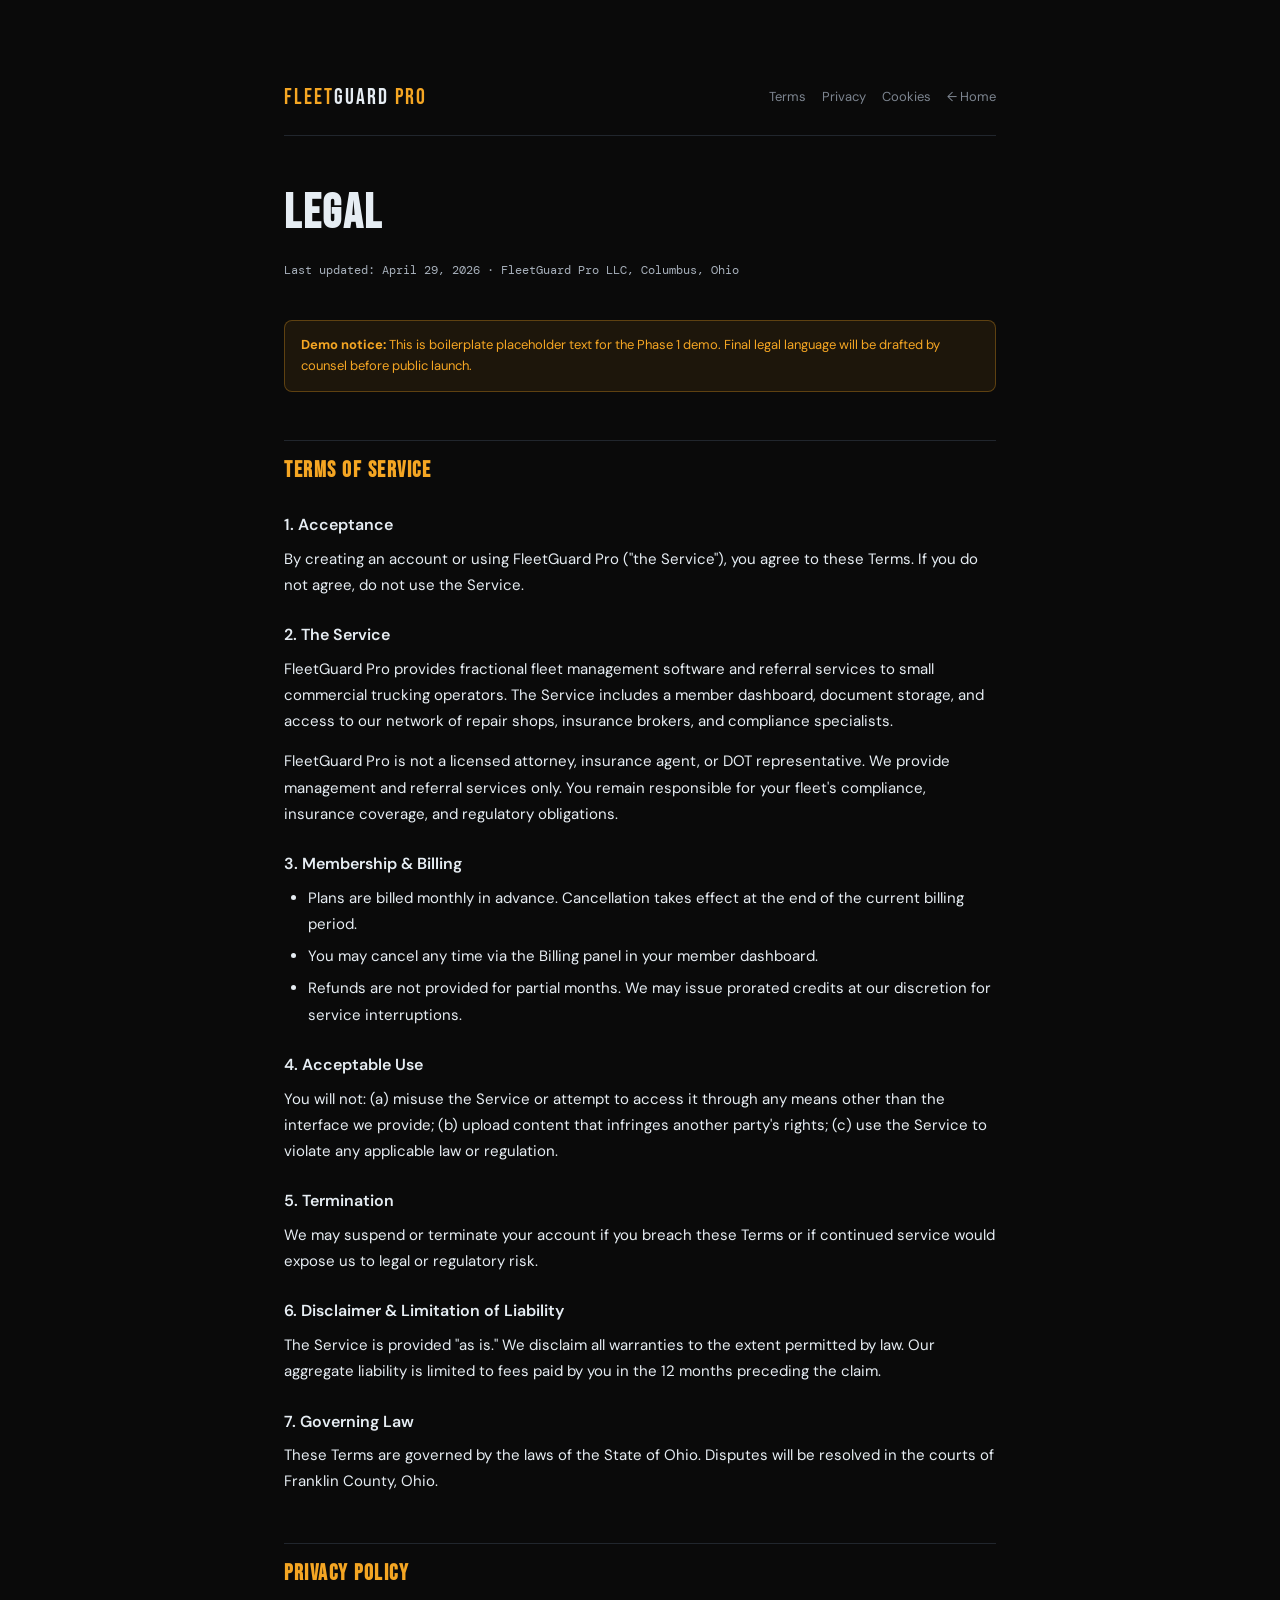
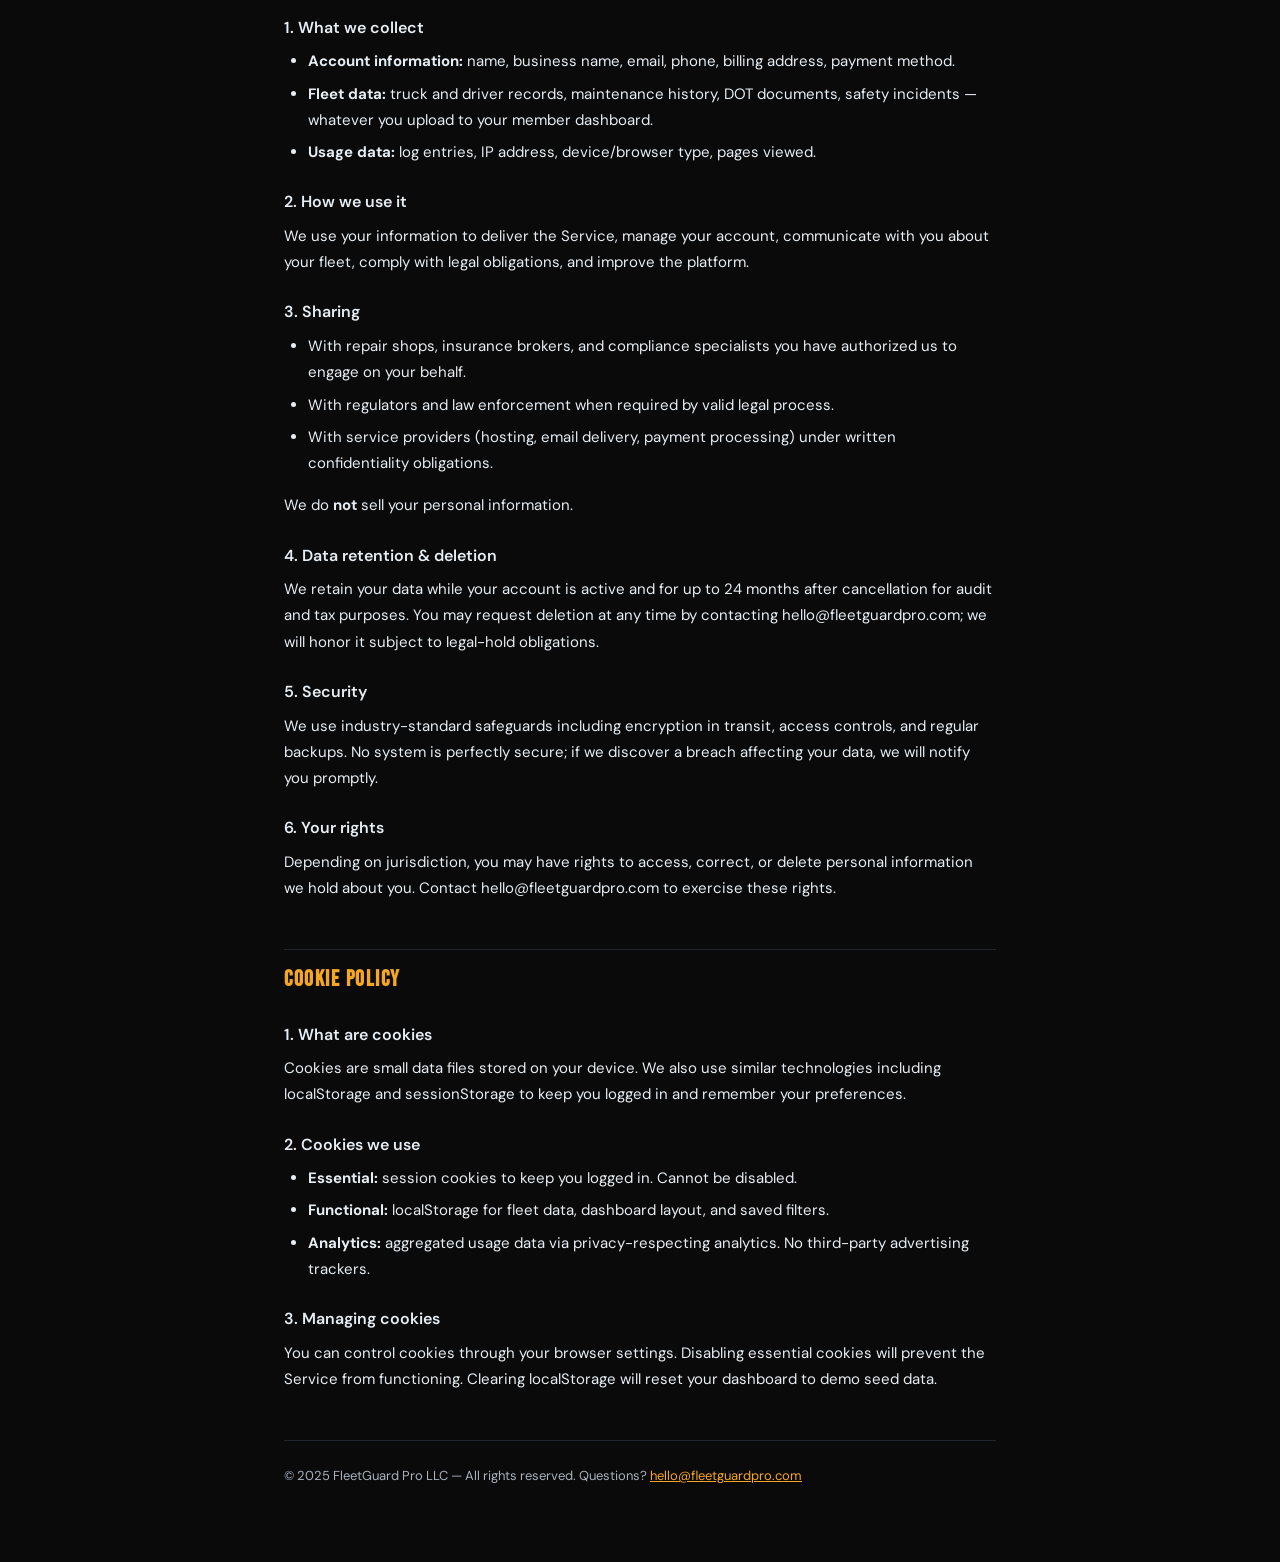
<file: FleetGuardPro/legal.html>
<!DOCTYPE html>
<html lang="en">
<head>
<meta charset="UTF-8">
<meta name="viewport" content="width=device-width, initial-scale=1.0">
<title>Legal — FleetGuard Pro</title>
<meta name="description" content="FleetGuard Pro Terms of Service, Privacy Policy, and Cookie Policy.">
<link href="https://fonts.googleapis.com/css2?family=Bebas+Neue&family=DM+Sans:wght@300;400;500;600;700&family=DM+Mono:wght@400;500&display=swap" rel="stylesheet">
<link rel="stylesheet" href="css/base.css">
<link rel="stylesheet" href="css/marketing.css">
<link rel="icon" href="favicon.ico">
<style>
  body { padding: 80px 24px 60px; max-width: 760px; margin: 0 auto; }
  .legal-nav { margin-bottom: 40px; padding-bottom: 20px; border-bottom: 1px solid var(--border); display: flex; justify-content: space-between; align-items: center; flex-wrap: wrap; gap: 16px; }
  .legal-nav .nav-logo { font-family: var(--font-display); font-size: 22px; letter-spacing: 2px; color: var(--accent); cursor: pointer; text-decoration: none; }
  .legal-nav .nav-logo span { color: var(--text); }
  .legal-toc { display: flex; gap: 16px; flex-wrap: wrap; font-size: 13px; }
  .legal-toc a { color: var(--muted); text-decoration: none; }
  .legal-toc a:hover { color: var(--accent); }
  h1 { font-family: var(--font-display); font-size: 48px; letter-spacing: 2px; text-transform: uppercase; margin-bottom: 8px; }
  .legal-meta { color: var(--muted-strong); font-family: var(--font-mono); font-size: 12px; margin-bottom: 40px; }
  h2 { font-family: var(--font-display); font-size: 22px; letter-spacing: 1.5px; text-transform: uppercase; color: var(--accent); margin: 48px 0 12px; padding-top: 12px; border-top: 1px solid var(--border); }
  h3 { font-size: 16px; font-weight: 600; margin: 24px 0 8px; }
  p { color: var(--text); font-size: 15px; line-height: 1.75; margin-bottom: 14px; }
  ul { margin: 0 0 16px 24px; }
  li { color: var(--text); font-size: 15px; line-height: 1.75; margin-bottom: 6px; }
  .placeholder-note { background: rgba(245,166,35,.08); border: 1px solid rgba(245,166,35,.3); border-radius: 8px; padding: 14px 16px; font-size: 13px; color: var(--accent); margin-bottom: 32px; }
</style>
</head>
<body>

<div class="legal-nav">
  <a href="index.html" class="nav-logo">Fleet<span>Guard</span> PRO</a>
  <div class="legal-toc">
    <a href="#terms">Terms</a>
    <a href="#privacy">Privacy</a>
    <a href="#cookies">Cookies</a>
    <a href="index.html">← Home</a>
  </div>
</div>

<h1>Legal</h1>
<div class="legal-meta">Last updated: April 29, 2026 · FleetGuard Pro LLC, Columbus, Ohio</div>

<div class="placeholder-note">
  <strong>Demo notice:</strong> This is boilerplate placeholder text for the Phase 1 demo. Final legal language will be drafted by counsel before public launch.
</div>

<h2 id="terms">Terms of Service</h2>

<h3>1. Acceptance</h3>
<p>By creating an account or using FleetGuard Pro ("the Service"), you agree to these Terms. If you do not agree, do not use the Service.</p>

<h3>2. The Service</h3>
<p>FleetGuard Pro provides fractional fleet management software and referral services to small commercial trucking operators. The Service includes a member dashboard, document storage, and access to our network of repair shops, insurance brokers, and compliance specialists.</p>
<p>FleetGuard Pro is not a licensed attorney, insurance agent, or DOT representative. We provide management and referral services only. You remain responsible for your fleet's compliance, insurance coverage, and regulatory obligations.</p>

<h3>3. Membership &amp; Billing</h3>
<ul>
  <li>Plans are billed monthly in advance. Cancellation takes effect at the end of the current billing period.</li>
  <li>You may cancel any time via the Billing panel in your member dashboard.</li>
  <li>Refunds are not provided for partial months. We may issue prorated credits at our discretion for service interruptions.</li>
</ul>

<h3>4. Acceptable Use</h3>
<p>You will not: (a) misuse the Service or attempt to access it through any means other than the interface we provide; (b) upload content that infringes another party's rights; (c) use the Service to violate any applicable law or regulation.</p>

<h3>5. Termination</h3>
<p>We may suspend or terminate your account if you breach these Terms or if continued service would expose us to legal or regulatory risk.</p>

<h3>6. Disclaimer &amp; Limitation of Liability</h3>
<p>The Service is provided "as is." We disclaim all warranties to the extent permitted by law. Our aggregate liability is limited to fees paid by you in the 12 months preceding the claim.</p>

<h3>7. Governing Law</h3>
<p>These Terms are governed by the laws of the State of Ohio. Disputes will be resolved in the courts of Franklin County, Ohio.</p>

<h2 id="privacy">Privacy Policy</h2>

<h3>1. What we collect</h3>
<ul>
  <li><strong>Account information:</strong> name, business name, email, phone, billing address, payment method.</li>
  <li><strong>Fleet data:</strong> truck and driver records, maintenance history, DOT documents, safety incidents — whatever you upload to your member dashboard.</li>
  <li><strong>Usage data:</strong> log entries, IP address, device/browser type, pages viewed.</li>
</ul>

<h3>2. How we use it</h3>
<p>We use your information to deliver the Service, manage your account, communicate with you about your fleet, comply with legal obligations, and improve the platform.</p>

<h3>3. Sharing</h3>
<ul>
  <li>With repair shops, insurance brokers, and compliance specialists you have authorized us to engage on your behalf.</li>
  <li>With regulators and law enforcement when required by valid legal process.</li>
  <li>With service providers (hosting, email delivery, payment processing) under written confidentiality obligations.</li>
</ul>
<p>We do <strong>not</strong> sell your personal information.</p>

<h3>4. Data retention &amp; deletion</h3>
<p>We retain your data while your account is active and for up to 24 months after cancellation for audit and tax purposes. You may request deletion at any time by contacting hello@fleetguardpro.com; we will honor it subject to legal-hold obligations.</p>

<h3>5. Security</h3>
<p>We use industry-standard safeguards including encryption in transit, access controls, and regular backups. No system is perfectly secure; if we discover a breach affecting your data, we will notify you promptly.</p>

<h3>6. Your rights</h3>
<p>Depending on jurisdiction, you may have rights to access, correct, or delete personal information we hold about you. Contact hello@fleetguardpro.com to exercise these rights.</p>

<h2 id="cookies">Cookie Policy</h2>

<h3>1. What are cookies</h3>
<p>Cookies are small data files stored on your device. We also use similar technologies including localStorage and sessionStorage to keep you logged in and remember your preferences.</p>

<h3>2. Cookies we use</h3>
<ul>
  <li><strong>Essential:</strong> session cookies to keep you logged in. Cannot be disabled.</li>
  <li><strong>Functional:</strong> localStorage for fleet data, dashboard layout, and saved filters.</li>
  <li><strong>Analytics:</strong> aggregated usage data via privacy-respecting analytics. No third-party advertising trackers.</li>
</ul>

<h3>3. Managing cookies</h3>
<p>You can control cookies through your browser settings. Disabling essential cookies will prevent the Service from functioning. Clearing localStorage will reset your dashboard to demo seed data.</p>

<hr style="border:none;border-top:1px solid var(--border);margin:48px 0 24px">
<p style="color:var(--muted-strong);font-size:13px">© 2025 FleetGuard Pro LLC — All rights reserved. Questions? <a href="mailto:hello@fleetguardpro.com" style="color:var(--accent)">hello@fleetguardpro.com</a></p>

</body>
</html>
</file>
<file: FleetGuardPro/css/base.css>
:root {
  --black: #0a0a0a;
  --dark: #111418;
  --panel: #161b22;
  --panel-2: #1c222b;
  --border: #21262d;
  --accent: #f5a623;
  --accent2: #e8390a;
  --steel: #1f6feb;
  --text: #e6edf3;
  --muted: #7d8590;
  --muted-strong: #a8b1bc; /* lighter muted for small text (≤12px) — ~6.5:1 on --panel */
  --success: #2ea043;
  --warning: #d29922;
  --danger: #da3633;
  --radius: 6px;
  --font-display: 'Bebas Neue', sans-serif;
  --font-body: 'DM Sans', sans-serif;
  --font-mono: 'DM Mono', monospace;
}

* { box-sizing: border-box; margin: 0; padding: 0; }
html { scroll-behavior: smooth; }
body { background: var(--black); color: var(--text); font-family: var(--font-body); font-size: 15px; line-height: 1.6; overflow-x: hidden; }

.hidden { display: none !important; }
.page { display: none; }
.page.active { display: block; }

.badge { display: inline-block; padding: 2px 10px; border-radius: 20px; font-size: 11px; font-weight: 600; letter-spacing: .5px; text-transform: uppercase; }
.badge-orange { background: rgba(245,166,35,.15); color: var(--accent); border: 1px solid rgba(245,166,35,.3); }
.badge-green  { background: rgba(46,160,67,.15);  color: #56d364; border: 1px solid rgba(46,160,67,.3); }
.badge-red    { background: rgba(218,54,51,.15);  color: #f85149; border: 1px solid rgba(218,54,51,.3); }
.badge-blue   { background: rgba(31,111,235,.15); color: #79c0ff; border: 1px solid rgba(31,111,235,.3); }
.badge-gray   { background: rgba(125,133,144,.12); color: var(--muted); border: 1px solid var(--border); }
.badge-yellow { background: rgba(210,153,34,.15); color: #e3b341; border: 1px solid rgba(210,153,34,.3); }
.badge-purple { background: rgba(163,113,247,.15); color: #a371f7; border: 1px solid rgba(163,113,247,.3); }

::-webkit-scrollbar { width: 6px; height: 6px; }
::-webkit-scrollbar-track { background: var(--dark); }
::-webkit-scrollbar-thumb { background: var(--border); border-radius: 3px; }
::-webkit-scrollbar-thumb:hover { background: var(--muted); }

/* Skip link — visually hidden until keyboard-focused */
.skip-link {
  position: fixed;
  top: -100px;
  left: 12px;
  z-index: 100000;
  background: var(--accent);
  color: #000;
  padding: 10px 16px;
  border-radius: var(--radius);
  font-family: var(--font-body);
  font-size: 13px;
  font-weight: 600;
  text-decoration: none;
  letter-spacing: .3px;
  transition: top .15s ease;
}
.skip-link:focus {
  top: 12px;
  outline: 2px solid #000;
  outline-offset: 2px;
}
:focus-visible { outline: 2px solid var(--accent); outline-offset: 2px; }
button:focus-visible, .btn:focus-visible { outline-offset: 2px; }
main:focus { outline: none; }

.btn { display: inline-flex; align-items: center; gap: 8px; padding: 9px 20px; border-radius: var(--radius); font-family: var(--font-body); font-size: 13px; font-weight: 600; cursor: pointer; border: none; transition: all .2s; letter-spacing: .3px; text-decoration: none; }
.btn-ghost { background: transparent; color: var(--muted); border: 1px solid var(--border); }
.btn-ghost:hover { color: var(--text); border-color: var(--muted); }
.btn-primary { background: var(--accent); color: #000; }
.btn-primary:hover { background: #f0b93a; transform: translateY(-1px); box-shadow: 0 4px 20px rgba(245,166,35,.35); }
.btn-secondary { background: transparent; color: var(--text); border: 1px solid var(--border); }
.btn-secondary:hover { border-color: var(--accent); color: var(--accent); }
.btn-danger { background: var(--accent2); color: #fff; }
.btn-danger:hover { background: #c9310a; }
.btn-success { background: var(--success); color: #fff; }
.btn-success:hover { background: #267f37; }
.btn-sm { padding: 6px 14px; font-size: 12px; }
.btn-lg { padding: 14px 32px; font-size: 15px; }
.btn-icon { padding: 6px 9px; font-size: 13px; }
.btn[disabled] { opacity: .5; cursor: not-allowed; }
</file>
<file: FleetGuardPro/css/marketing.css>
/* NAV */
nav#main-nav {
  position: fixed; top: 0; left: 0; right: 0; z-index: 999;
  display: flex; align-items: center; justify-content: space-between;
  padding: 0 40px; height: 64px;
  background: rgba(10,10,10,.92); backdrop-filter: blur(16px);
  border-bottom: 1px solid var(--border);
}
.nav-logo { font-family: var(--font-display); font-size: 26px; letter-spacing: 2px; color: var(--accent); cursor: pointer; }
.nav-logo span { color: var(--text); }
.nav-links { display: flex; gap: 32px; align-items: center; }
.nav-links a { color: var(--muted); text-decoration: none; font-size: 13px; font-weight: 500; letter-spacing: .5px; text-transform: uppercase; transition: color .2s; cursor: pointer; }
.nav-links a:hover { color: var(--text); }
.nav-cta { display: flex; gap: 10px; }

/* HERO */
.hero {
  min-height: 100vh; display: flex; flex-direction: column; align-items: center; justify-content: center;
  padding: 80px 40px 60px; text-align: center; position: relative; overflow: hidden;
}
.hero-bg {
  position: absolute; inset: 0; z-index: 0;
  background: radial-gradient(ellipse 80% 60% at 50% 0%, rgba(245,166,35,.08) 0%, transparent 70%),
              radial-gradient(ellipse 50% 40% at 10% 80%, rgba(232,57,10,.06) 0%, transparent 60%),
              repeating-linear-gradient(0deg, transparent, transparent 60px, rgba(255,255,255,.012) 60px, rgba(255,255,255,.012) 61px),
              repeating-linear-gradient(90deg, transparent, transparent 60px, rgba(255,255,255,.012) 60px, rgba(255,255,255,.012) 61px);
}
.hero-tag { font-family: var(--font-mono); font-size: 11px; color: var(--accent); letter-spacing: 3px; text-transform: uppercase; margin-bottom: 20px; position: relative; z-index: 1; }
.hero h1 { font-family: var(--font-display); font-size: clamp(56px, 9vw, 120px); line-height: .92; letter-spacing: 3px; text-transform: uppercase; position: relative; z-index: 1; margin-bottom: 24px; }
.hero h1 em { font-style: normal; color: var(--accent); }
.hero-sub { font-size: 18px; color: var(--muted); max-width: 600px; position: relative; z-index: 1; margin-bottom: 40px; line-height: 1.7; }
.hero-actions { display: flex; gap: 14px; flex-wrap: wrap; justify-content: center; position: relative; z-index: 1; margin-bottom: 60px; }
.hero-stats { display: flex; gap: 48px; position: relative; z-index: 1; flex-wrap: wrap; justify-content: center; }
.stat-item { text-align: center; }
.stat-num { font-family: var(--font-display); font-size: 42px; color: var(--accent); letter-spacing: 1px; line-height: 1; }
.stat-label { font-size: 12px; color: var(--muted-strong); letter-spacing: 1px; text-transform: uppercase; margin-top: 4px; }

/* TICKER */
.ticker-wrap { background: var(--accent); padding: 10px 0; overflow: hidden; white-space: nowrap; }
.ticker { display: inline-flex; animation: ticker 28s linear infinite; gap: 0; }
.ticker-item { font-family: var(--font-display); font-size: 14px; letter-spacing: 2px; color: #000; padding: 0 32px; }
.ticker-sep { color: rgba(0,0,0,.4); }
@keyframes ticker { from { transform: translateX(0); } to { transform: translateX(-50%); } }

/* SECTION */
section { padding: 100px 40px; }
.section-tag { font-family: var(--font-mono); font-size: 11px; color: var(--accent); letter-spacing: 3px; text-transform: uppercase; margin-bottom: 12px; }
.section-title { font-family: var(--font-display); font-size: clamp(36px, 5vw, 64px); letter-spacing: 2px; text-transform: uppercase; margin-bottom: 16px; line-height: 1; }
.section-sub { color: var(--muted); font-size: 17px; max-width: 560px; line-height: 1.7; }

/* SERVICES */
.services-grid { display: grid; grid-template-columns: repeat(auto-fit, minmax(300px, 1fr)); gap: 2px; margin-top: 60px; background: var(--border); }
.service-card { background: var(--dark); padding: 40px; position: relative; overflow: hidden; transition: background .3s; cursor: default; }
.service-card::before { content: ''; position: absolute; top: 0; left: 0; right: 0; height: 3px; background: var(--accent); transform: scaleX(0); transform-origin: left; transition: transform .4s; }
.service-card:hover { background: var(--panel); }
.service-card:hover::before { transform: scaleX(1); }
.service-icon { font-size: 36px; margin-bottom: 20px; display: block; }
.service-card h3 { font-family: var(--font-display); font-size: 24px; letter-spacing: 1px; text-transform: uppercase; margin-bottom: 12px; }
.service-card p { color: var(--muted); font-size: 14px; line-height: 1.7; margin-bottom: 16px; }
.service-price { font-family: var(--font-mono); font-size: 13px; color: var(--accent); }

/* PRICING */
#pricing { background: var(--dark); }
.pricing-grid { display: grid; grid-template-columns: repeat(auto-fit, minmax(280px, 1fr)); gap: 20px; margin-top: 60px; max-width: 1000px; margin-left: auto; margin-right: auto; }
.price-card { background: var(--panel); border: 1px solid var(--border); border-radius: 12px; padding: 40px; position: relative; transition: transform .3s, box-shadow .3s; }
.price-card:hover { transform: translateY(-4px); box-shadow: 0 20px 60px rgba(0,0,0,.4); }
.price-card.featured { border-color: var(--accent); background: linear-gradient(160deg, rgba(245,166,35,.08), var(--panel)); }
.price-card.featured::after { content: 'MOST POPULAR'; position: absolute; top: -1px; right: 24px; background: var(--accent); color: #000; font-size: 10px; font-weight: 700; letter-spacing: 1px; padding: 4px 12px; border-radius: 0 0 6px 6px; font-family: var(--font-display); }
.price-name { font-family: var(--font-display); font-size: 20px; letter-spacing: 2px; color: var(--muted); text-transform: uppercase; margin-bottom: 8px; }
.price-amount { font-family: var(--font-display); font-size: 56px; color: var(--text); line-height: 1; }
.price-amount sup { font-size: 24px; vertical-align: top; margin-top: 10px; display: inline-block; color: var(--muted); }
.price-period { font-size: 13px; color: var(--muted); margin-bottom: 28px; }
.price-features { list-style: none; margin-bottom: 32px; }
.price-features li { padding: 8px 0; border-bottom: 1px solid var(--border); font-size: 14px; color: var(--muted); display: flex; align-items: center; gap: 10px; }
.price-features li:last-child { border-bottom: none; }
.price-features li .check { color: var(--success); font-size: 16px; }

/* WHY US */
.why-grid { display: grid; grid-template-columns: repeat(auto-fit, minmax(220px, 1fr)); gap: 40px; margin-top: 60px; }
.why-num { font-family: var(--font-display); font-size: 72px; color: rgba(245,166,35,.12); line-height: 1; margin-bottom: -12px; }
.why-item h4 { font-family: var(--font-display); font-size: 20px; letter-spacing: 1px; text-transform: uppercase; margin-bottom: 8px; }
.why-item p { color: var(--muted); font-size: 14px; line-height: 1.7; }

/* FOOTER */
footer { background: var(--dark); border-top: 1px solid var(--border); padding: 60px 40px 30px; }
.footer-grid { display: grid; grid-template-columns: 2fr 1fr 1fr 1fr; gap: 48px; margin-bottom: 48px; }
.footer-brand p { color: var(--muted); font-size: 14px; max-width: 280px; margin-top: 12px; line-height: 1.7; }
.footer-col h5 { font-family: var(--font-display); font-size: 16px; letter-spacing: 1px; text-transform: uppercase; margin-bottom: 16px; color: var(--text); }
.footer-col a { display: block; color: var(--muted); font-size: 13px; text-decoration: none; margin-bottom: 8px; cursor: pointer; transition: color .2s; }
.footer-col a:hover { color: var(--accent); }
.footer-bottom { border-top: 1px solid var(--border); padding-top: 24px; display: flex; justify-content: space-between; align-items: center; }
.footer-bottom p { color: var(--muted-strong); font-size: 12px; }

/* AUTH */
.auth-page { min-height: 100vh; display: flex; align-items: stretch; padding-top: 64px; }
.auth-left { flex: 1; background: var(--dark); padding: 60px; display: flex; flex-direction: column; justify-content: center; max-width: 480px; border-right: 1px solid var(--border); }
.auth-right { flex: 1; padding: 60px; display: flex; flex-direction: column; justify-content: center; }
.auth-logo { font-family: var(--font-display); font-size: 28px; letter-spacing: 2px; color: var(--accent); margin-bottom: 40px; }
.auth-tagline { font-family: var(--font-display); font-size: 40px; letter-spacing: 1px; text-transform: uppercase; line-height: 1.1; margin-bottom: 20px; }
.auth-tagline em { font-style: normal; color: var(--accent); }
.auth-points { list-style: none; margin-top: 32px; }
.auth-points li { color: var(--muted); font-size: 14px; padding: 8px 0; border-bottom: 1px solid var(--border); display: flex; align-items: center; gap: 10px; }
.auth-points li span { color: var(--accent); }
.form-group { margin-bottom: 18px; }
.form-group label { display: block; font-size: 12px; font-weight: 600; text-transform: uppercase; letter-spacing: .8px; color: var(--muted-strong); margin-bottom: 6px; }

/* ── MOBILE marketing tweaks ── */
@media (max-width: 768px) {
  nav#main-nav { padding: 0 16px; height: 60px; }
  .nav-links { display: none; } /* hide mid-bar links — pricing/services etc accessible via scroll */
  .nav-cta .btn { padding: 10px 14px; min-height: 40px; }
  .hero { padding: 80px 20px 40px; }
  .hero h1 { letter-spacing: 2px; }
  .hero-actions { flex-direction: column; width: 100%; max-width: 320px; }
  .hero-actions .btn { width: 100%; min-height: 48px; justify-content: center; }
  .hero-stats { gap: 24px; }
  .stat-num { font-size: 32px; }
  section { padding: 60px 20px; }
  .pricing-grid { grid-template-columns: 1fr; }
  .price-card { padding: 28px; }
  .auth-page { flex-direction: column; padding-top: 60px; }
  .auth-left { max-width: none; padding: 32px 20px; border-right: none; border-bottom: 1px solid var(--border); }
  .auth-right { padding: 32px 20px; }
  .form-row { grid-template-columns: 1fr; gap: 0; }
  .plan-selector { grid-template-columns: 1fr; }
  .service-checkboxes { grid-template-columns: 1fr; }
}

/* ── FOOTER collapse on small screens ── */
@media (max-width: 600px) {
  footer { padding: 40px 20px 20px; }
  .footer-grid { grid-template-columns: 1fr; gap: 28px; margin-bottom: 28px; }
  .footer-bottom { flex-direction: column; gap: 8px; align-items: flex-start; }
}
.form-control {
  width: 100%; padding: 11px 14px; background: var(--panel); border: 1px solid var(--border); border-radius: var(--radius);
  color: var(--text); font-family: var(--font-body); font-size: 14px; outline: none; transition: border-color .2s;
}
.form-control:focus { border-color: var(--accent); }
.form-row { display: grid; grid-template-columns: 1fr 1fr; gap: 14px; }
.form-section-title { font-family: var(--font-display); font-size: 18px; letter-spacing: 1px; text-transform: uppercase; margin: 28px 0 16px; color: var(--accent); }
.plan-selector { display: grid; grid-template-columns: 1fr 1fr; gap: 12px; margin-bottom: 18px; }
.plan-opt { border: 2px solid var(--border); border-radius: 8px; padding: 16px; cursor: pointer; transition: all .2s; }
.plan-opt.selected { border-color: var(--accent); background: rgba(245,166,35,.06); }
.plan-opt-name { font-family: var(--font-display); font-size: 16px; letter-spacing: 1px; text-transform: uppercase; }
.plan-opt-price { font-size: 13px; color: var(--accent); font-family: var(--font-mono); }
.service-checkboxes { display: grid; grid-template-columns: 1fr 1fr; gap: 8px; }
.service-check { display: flex; align-items: flex-start; gap: 10px; padding: 10px; border: 1px solid var(--border); border-radius: 6px; cursor: pointer; transition: border-color .2s; }
.service-check:hover { border-color: var(--accent); }
.service-check input { accent-color: var(--accent); margin-top: 2px; }
.service-check-label { font-size: 13px; }
.service-check-price { font-size: 11px; color: var(--muted-strong); }
</file>
